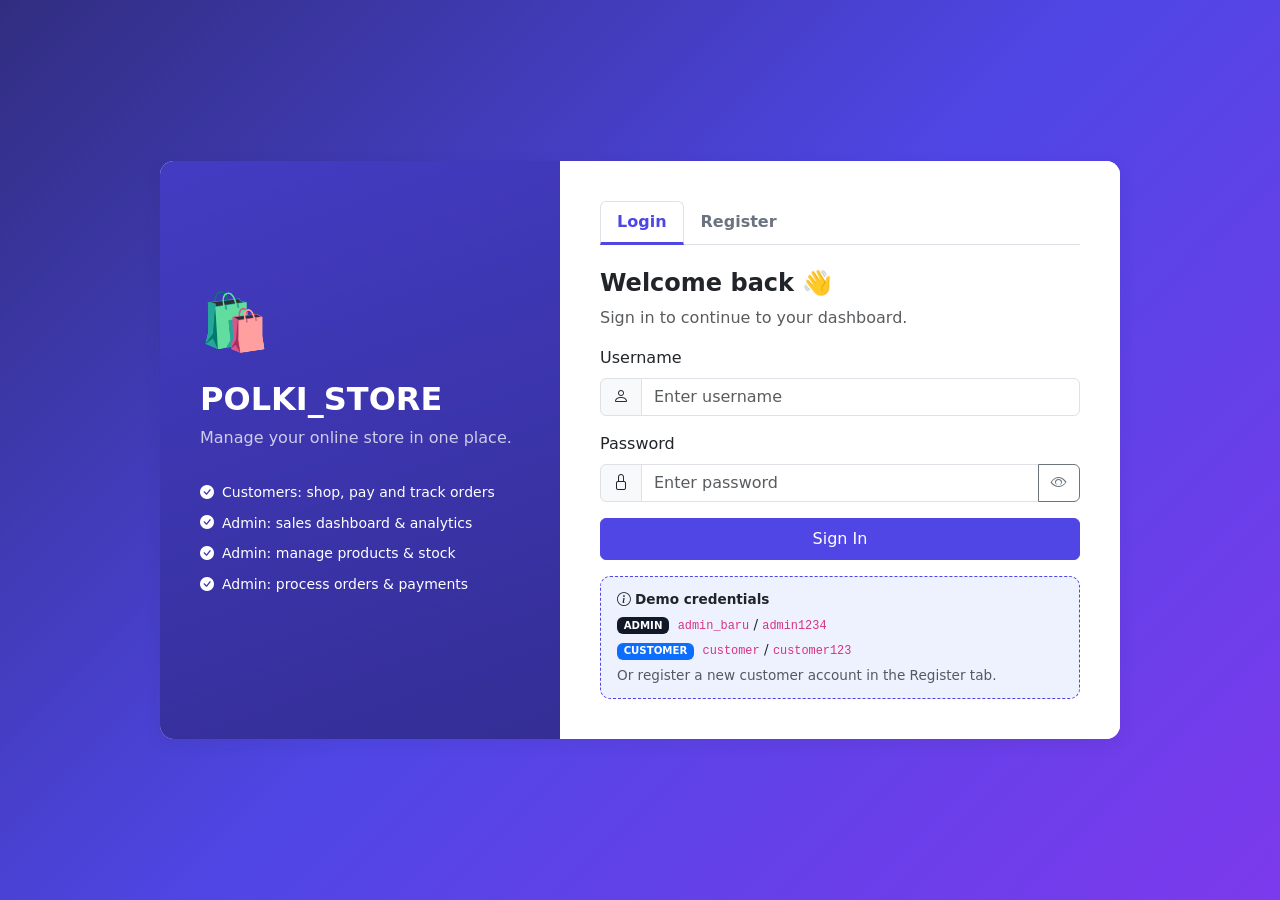
<file: index.html>
<!DOCTYPE html>
<html lang="en">
<head>
  <meta charset="UTF-8">
  <meta name="viewport" content="width=device-width, initial-scale=1">
  <meta name="description" content="ShopSphere - Login or register to access the e-commerce admin dashboard.">
  <meta name="author" content="IMS566 Student">
  <meta name="keywords" content="e-commerce, dashboard, login, ShopSphere, Bootstrap 5">
  <title>Login | PIJIPOLKI_STORE</title>
  <link href="https://cdn.jsdelivr.net/npm/bootstrap@5.3.3/dist/css/bootstrap.min.css" rel="stylesheet">
  <link href="https://cdn.jsdelivr.net/npm/bootstrap-icons@1.11.3/font/bootstrap-icons.min.css" rel="stylesheet">
  <link href="css/style.css" rel="stylesheet">
</head>
<body>
  <main class="auth-wrap">
    <div class="card auth-card">
      <div class="row g-0">
        <!-- Brand / marketing panel -->
        <aside class="col-lg-5 auth-side d-none d-lg-flex flex-column justify-content-center">
          <div class="big-emoji mb-3">🛍️</div>
          <h2 class="fw-bold">POLKI_STORE</h2>
          <p class="opacity-75">Manage your online store in one place.</p>
          <ul class="list-unstyled mt-3 small">
            <li><i class="bi bi-check-circle-fill me-2"></i>Customers: shop, pay and track orders</li>
            <li><i class="bi bi-check-circle-fill me-2"></i>Admin: sales dashboard &amp; analytics</li>
            <li><i class="bi bi-check-circle-fill me-2"></i>Admin: manage products &amp; stock</li>
            <li><i class="bi bi-check-circle-fill me-2"></i>Admin: process orders &amp; payments</li>
          </ul>
        </aside>

        <!-- Forms -->
        <section class="col-lg-7 auth-form bg-white">
          <div class="d-lg-none text-center mb-3">
            <span class="fs-1">🛍️</span>
            <h3 class="fw-bold mb-0">ShopSphere</h3>
          </div>

          <ul class="nav nav-tabs mb-4" role="tablist">
            <li class="nav-item" role="presentation">
              <button class="nav-link active" data-bs-toggle="tab" data-bs-target="#loginPane" type="button" role="tab">Login</button>
            </li>
            <li class="nav-item" role="presentation">
              <button class="nav-link" data-bs-toggle="tab" data-bs-target="#registerPane" type="button" role="tab">Register</button>
            </li>
          </ul>

          <div class="tab-content">
            <!-- LOGIN -->
            <div class="tab-pane fade show active" id="loginPane" role="tabpanel">
              <h4 class="fw-bold">Welcome back 👋</h4>
              <p class="text-muted">Sign in to continue to your dashboard.</p>
              <div id="loginAlert"></div>
              <form id="loginForm" novalidate>
                <div class="mb-3">
                  <label for="loginUser" class="form-label">Username</label>
                  <div class="input-group">
                    <span class="input-group-text"><i class="bi bi-person"></i></span>
                    <input type="text" class="form-control" id="loginUser" placeholder="Enter username" autocomplete="username">
                  </div>
                </div>
                <div class="mb-3">
                  <label for="loginPass" class="form-label">Password</label>
                  <div class="input-group">
                    <span class="input-group-text"><i class="bi bi-lock"></i></span>
                    <input type="password" class="form-control" id="loginPass" placeholder="Enter password" autocomplete="current-password">
                    <button class="btn btn-outline-secondary" type="button" id="togglePass" aria-label="Show or hide password"><i class="bi bi-eye"></i></button>
                  </div>
                </div>
                <button type="submit" class="btn btn-primary w-100 py-2 mb-3">Sign In</button>
              </form>
              <div class="demo-box">
                <strong><i class="bi bi-info-circle me-1"></i>Demo credentials</strong>
                <div class="mt-1"><span class="badge admin-tag">ADMIN</span> &nbsp;<code>admin_baru</code> / <code>admin1234</code></div>
                <div class="mt-1"><span class="badge text-bg-primary">CUSTOMER</span> &nbsp;<code>customer</code> / <code>customer123</code></div>
                <div class="mt-1 text-muted">Or register a new customer account in the Register tab.</div>
              </div>
            </div>

            <!-- REGISTER -->
            <div class="tab-pane fade" id="registerPane" role="tabpanel">
              <h4 class="fw-bold">Create an account</h4>
              <p class="text-muted">Create a customer account. It is saved in this browser.</p>
              <div id="registerAlert"></div>
              <form id="registerForm" novalidate>
                <div class="mb-3">
                  <label for="regName" class="form-label">Full name</label>
                  <input type="text" class="form-control" id="regName" placeholder="Your name">
                </div>
                <div class="mb-3">
                  <label for="regUser" class="form-label">Username</label>
                  <input type="text" class="form-control" id="regUser" placeholder="At least 4 characters">
                </div>
                <div class="row">
                  <div class="col-md-6 mb-3">
                    <label for="regPass" class="form-label">Password</label>
                    <input type="password" class="form-control" id="regPass" placeholder="Min 6 characters">
                  </div>
                  <div class="col-md-6 mb-3">
                    <label for="regPass2" class="form-label">Confirm password</label>
                    <input type="password" class="form-control" id="regPass2" placeholder="Repeat password">
                  </div>
                </div>
                <button type="submit" class="btn btn-primary w-100 py-2">Register</button>
              </form>
            </div>
          </div>
        </section>
      </div>
    </div>
  </main>

  <script src="https://cdn.jsdelivr.net/npm/bootstrap@5.3.3/dist/js/bootstrap.bundle.min.js"></script>
  <script src="js/store.js"></script>
  <script src="js/auth.js"></script>
  <script src="js/login.js"></script>
</body>
</html>
</file>
<file: css/style.css>
/* ==========================================================
   ShopSphere - Global Stylesheet
   IMS566 Individual Assignment
   Sections: 1 Variables | 2 Base | 3 Login | 4 Navbar |
             5 Cards | 6 Products | 7 Tables | 8 Footer | 9 Responsive
   ========================================================== */

/* ---------- 1. Variables ---------- */
:root {
  --ss-primary: #4f46e5;
  --ss-primary-dark: #3730a3;
  --ss-accent: #f59e0b;
  --ss-bg: #f4f6fb;
  --ss-text: #1f2937;
  --ss-muted: #6b7280;
  --ss-radius: 14px;
  --ss-shadow: 0 4px 18px rgba(31, 41, 55, .08);
}

/* ---------- 2. Base ---------- */
body {
  font-family: "Inter", "Segoe UI", system-ui, -apple-system, sans-serif;
  background: var(--ss-bg);
  color: var(--ss-text);
  min-height: 100vh;
  display: flex;
  flex-direction: column;
}
main { flex: 1; }
.btn-primary {
  --bs-btn-bg: var(--ss-primary);
  --bs-btn-border-color: var(--ss-primary);
  --bs-btn-hover-bg: var(--ss-primary-dark);
  --bs-btn-hover-border-color: var(--ss-primary-dark);
  --bs-btn-active-bg: var(--ss-primary-dark);
}
.btn-outline-primary {
  --bs-btn-color: var(--ss-primary);
  --bs-btn-border-color: var(--ss-primary);
  --bs-btn-hover-bg: var(--ss-primary);
  --bs-btn-hover-border-color: var(--ss-primary);
}
.page-header h1 { font-size: 1.6rem; font-weight: 700; }
.page-header p { color: var(--ss-muted); margin-bottom: 0; }

/* ---------- 3. Login ---------- */
.auth-wrap {
  min-height: 100vh;
  background: linear-gradient(135deg, #312e81 0%, #4f46e5 50%, #7c3aed 100%);
  display: flex;
  align-items: center;
  justify-content: center;
  padding: 1.5rem;
}
.auth-card {
  width: 100%;
  max-width: 960px;
  border: 0;
  border-radius: 20px;
  overflow: hidden;
  box-shadow: 0 25px 60px rgba(0, 0, 0, .35);
}
.auth-side {
  background: linear-gradient(160deg, rgba(0,0,0,.15), rgba(0,0,0,.35)), var(--ss-primary);
  color: #fff;
  padding: 3rem 2.5rem;
}
.auth-side .big-emoji { font-size: 3.5rem; }
.auth-side li { margin-bottom: .6rem; }
.auth-form { padding: 2.5rem; }
.demo-box {
  background: #eef2ff;
  border: 1px dashed var(--ss-primary);
  border-radius: 10px;
  padding: .75rem 1rem;
  font-size: .85rem;
}
.nav-tabs .nav-link { color: var(--ss-muted); font-weight: 600; }
.nav-tabs .nav-link.active { color: var(--ss-primary); border-bottom: 3px solid var(--ss-primary); }

/* ---------- 4. Navbar ---------- */
.ss-navbar { background: linear-gradient(90deg, #312e81, #4f46e5); }
.ss-navbar .navbar-brand { font-weight: 800; letter-spacing: .3px; }
.ss-navbar .nav-link { color: rgba(255,255,255,.8); font-weight: 500; border-radius: 8px; padding: .5rem .9rem; }
.ss-navbar .nav-link:hover { color: #fff; background: rgba(255,255,255,.1); }
.ss-navbar .nav-link.active { color: #fff; background: rgba(255,255,255,.2); }
.cart-badge { font-size: .65rem; }

/* ---------- 5. Cards ---------- */
.card { border: 0; border-radius: var(--ss-radius); box-shadow: var(--ss-shadow); }
.stat-card .icon-box {
  width: 52px; height: 52px; border-radius: 14px;
  display: flex; align-items: center; justify-content: center;
  font-size: 1.5rem; color: #fff;
}
.stat-card .value { font-size: 1.6rem; font-weight: 800; line-height: 1.1; }
.stat-card .label { color: var(--ss-muted); font-size: .85rem; }
.bg-grad-1 { background: linear-gradient(135deg, #4f46e5, #818cf8); }
.bg-grad-2 { background: linear-gradient(135deg, #059669, #34d399); }
.bg-grad-3 { background: linear-gradient(135deg, #f59e0b, #fbbf24); }
.bg-grad-4 { background: linear-gradient(135deg, #e11d48, #fb7185); }
.chart-box { position: relative; height: 300px; }

/* ---------- 6. Products ---------- */
.product-card { transition: transform .2s, box-shadow .2s; height: 100%; }
.product-card:hover { transform: translateY(-4px); box-shadow: 0 10px 28px rgba(79,70,229,.18); }
.product-thumb {
  height: 140px;
  display: flex; align-items: center; justify-content: center;
  font-size: 4rem;
  background: linear-gradient(135deg, #eef2ff, #e0e7ff);
  border-radius: var(--ss-radius) var(--ss-radius) 0 0;
}
.price { color: var(--ss-primary); font-weight: 800; font-size: 1.15rem; }
.rating { color: var(--ss-accent); font-size: .85rem; }

/* ---------- 7. Tables ---------- */
.table-modern thead th {
  background: #eef2ff; color: var(--ss-primary-dark);
  font-size: .78rem; text-transform: uppercase; letter-spacing: .5px;
  border: 0; white-space: nowrap;
}
.table-modern tbody tr { cursor: default; }
.table-modern td { vertical-align: middle; }
.sortable { cursor: pointer; user-select: none; }
.sortable:hover { color: var(--ss-primary); }
.status-pill { font-size: .75rem; padding: .35em .75em; border-radius: 999px; font-weight: 600; }
.st-Delivered { background: #d1fae5; color: #065f46; }
.st-Shipped { background: #dbeafe; color: #1e40af; }
.st-Processing { background: #fef3c7; color: #92400e; }
.st-Cancelled { background: #fee2e2; color: #991b1b; }

/* ---------- 8. Footer ---------- */
.ss-footer { background: #1e1b4b; color: #c7d2fe; margin-top: 3rem; }
.ss-footer a { color: #c7d2fe; text-decoration: none; }
.ss-footer a:hover { color: #fff; text-decoration: underline; }
.ss-footer h6 { color: #fff; font-weight: 700; }

/* ---------- 8b. Status, tracker, cart, payment, admin theme ---------- */
.st-Pending-Payment { background: #ede9fe; color: #5b21b6; }
.pay-Paid { background: #d1fae5; color: #065f46; }
.pay-Unpaid { background: #fee2e2; color: #991b1b; }
.pay-Refunded { background: #e5e7eb; color: #374151; }

.ss-navbar-admin { background: linear-gradient(90deg, #111827, #374151); }
.role-tag { font-size: .6rem; letter-spacing: .6px; vertical-align: middle; }

.tracker { display: flex; justify-content: space-between; position: relative; margin: 1rem 0 .5rem; }
.tracker::before { content: ""; position: absolute; top: 15px; left: 12%; right: 12%; height: 3px; background: #e5e7eb; }
.tracker .step { flex: 1; text-align: center; position: relative; z-index: 1; font-size: .75rem; color: var(--ss-muted); }
.tracker .dot {
  width: 32px; height: 32px; border-radius: 50%; background: #e5e7eb; color: #9ca3af;
  display: flex; align-items: center; justify-content: center; margin: 0 auto .25rem; font-size: .9rem;
}
.tracker .step.done { color: #065f46; font-weight: 600; }
.tracker .step.done .dot { background: #10b981; color: #fff; }
.tracker .step.current { color: var(--ss-primary); font-weight: 600; }
.tracker .step.current .dot { background: var(--ss-primary); color: #fff; box-shadow: 0 0 0 4px rgba(79, 70, 229, .2); }

.cart-line { display: flex; align-items: center; gap: .9rem; padding: .85rem 0; border-bottom: 1px solid #eef0f5; }
.cart-line:last-child { border-bottom: 0; }
.cart-thumb { width: 56px; height: 56px; flex: none; border-radius: 12px; background: #eef2ff; display: flex; align-items: center; justify-content: center; font-size: 1.9rem; }
.qty-ctrl .btn { width: 32px; padding: .15rem 0; }
.qty-ctrl span { display: inline-block; min-width: 32px; text-align: center; font-weight: 600; }

.order-card { border-left: 5px solid var(--ss-primary); }
.order-card.is-cancelled { border-left-color: #ef4444; opacity: .85; }
.order-card.is-delivered { border-left-color: #10b981; }
.welcome-banner { background: linear-gradient(135deg, #4f46e5, #7c3aed); color: #fff; border-radius: var(--ss-radius); }
.success-check { font-size: 4rem; color: #10b981; line-height: 1; }
.pay-methods .nav-link { color: var(--ss-text); border: 1px solid #e5e7eb; margin: 0 .2rem; }
.pay-methods .nav-link.active { background: var(--ss-primary); border-color: var(--ss-primary); color: #fff; }
.admin-tag { background: #111827; color: #fff; }

/* ---------- 9. Responsive ---------- */
@media (max-width: 767.98px) {
  .auth-form, .auth-side { padding: 1.75rem 1.25rem; }
  .page-header h1 { font-size: 1.35rem; }
  .chart-box { height: 240px; }
  .stat-card .value { font-size: 1.3rem; }
}
</file>
